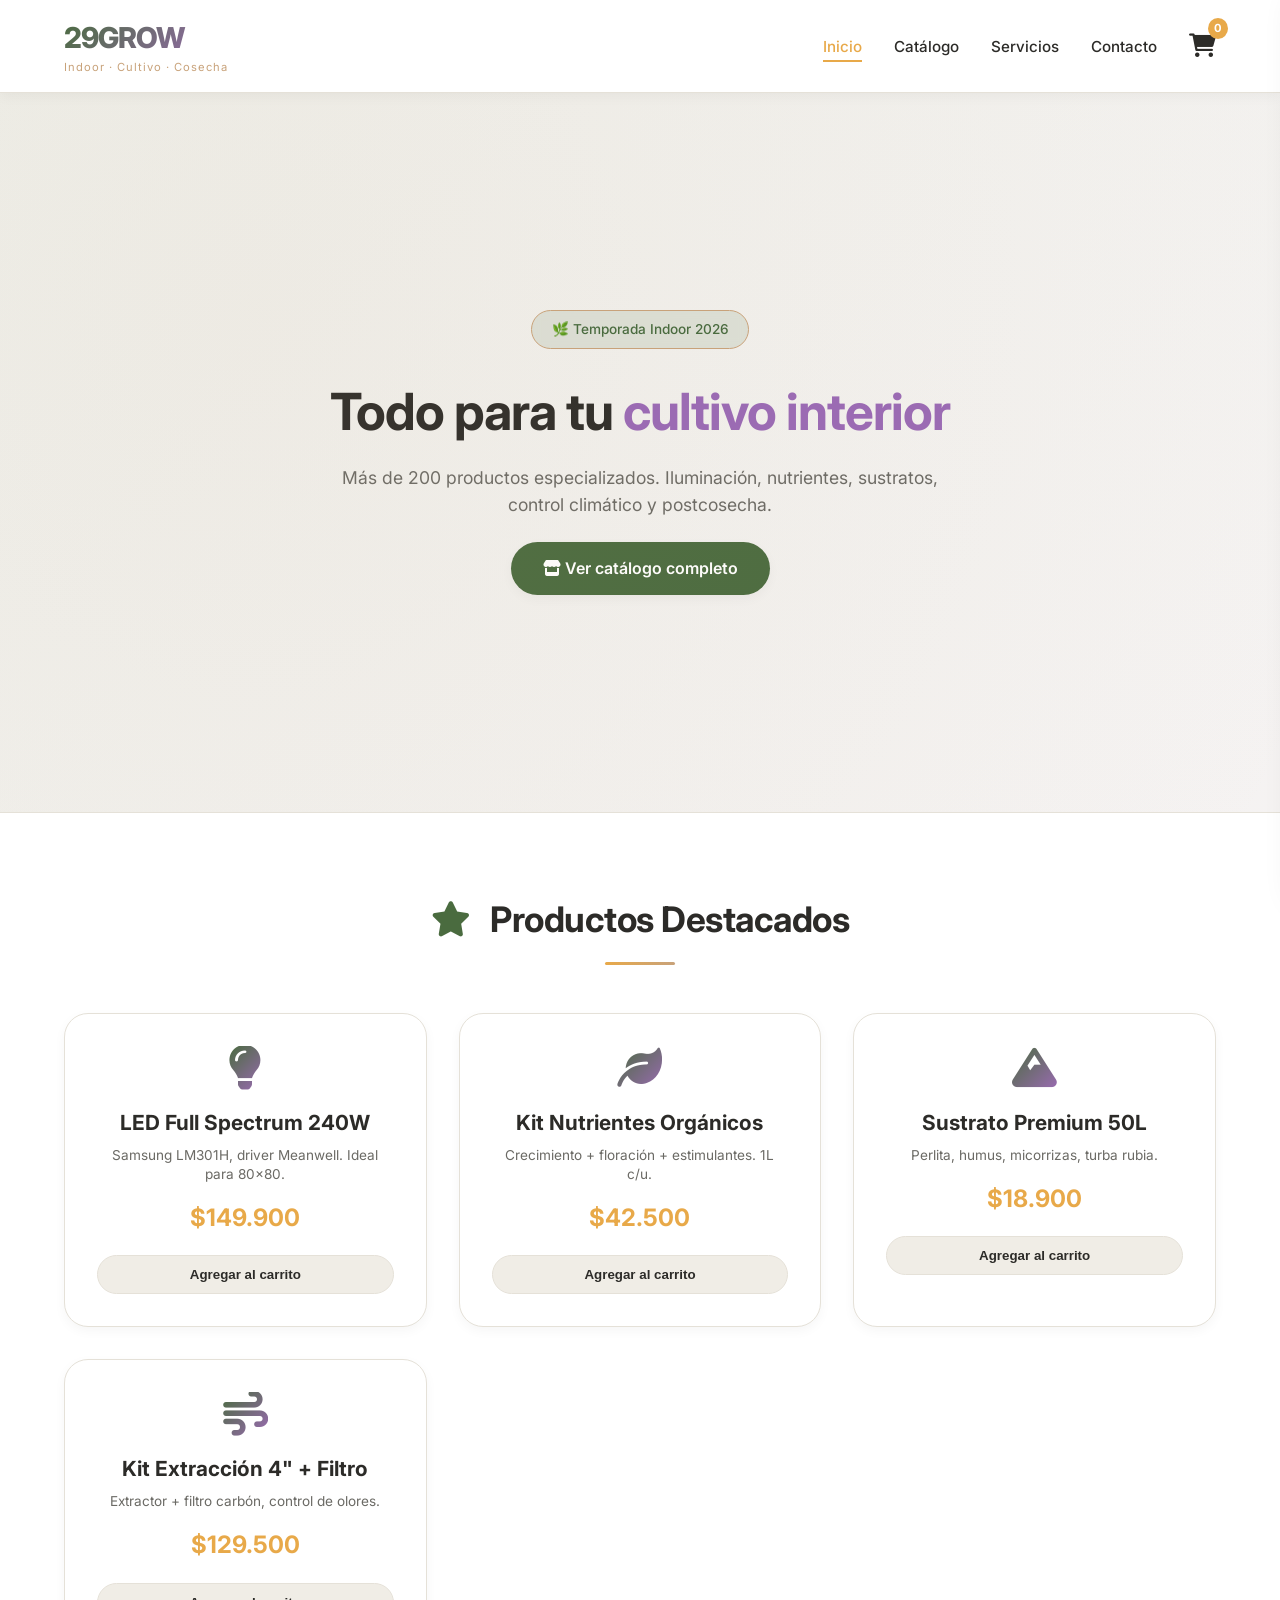
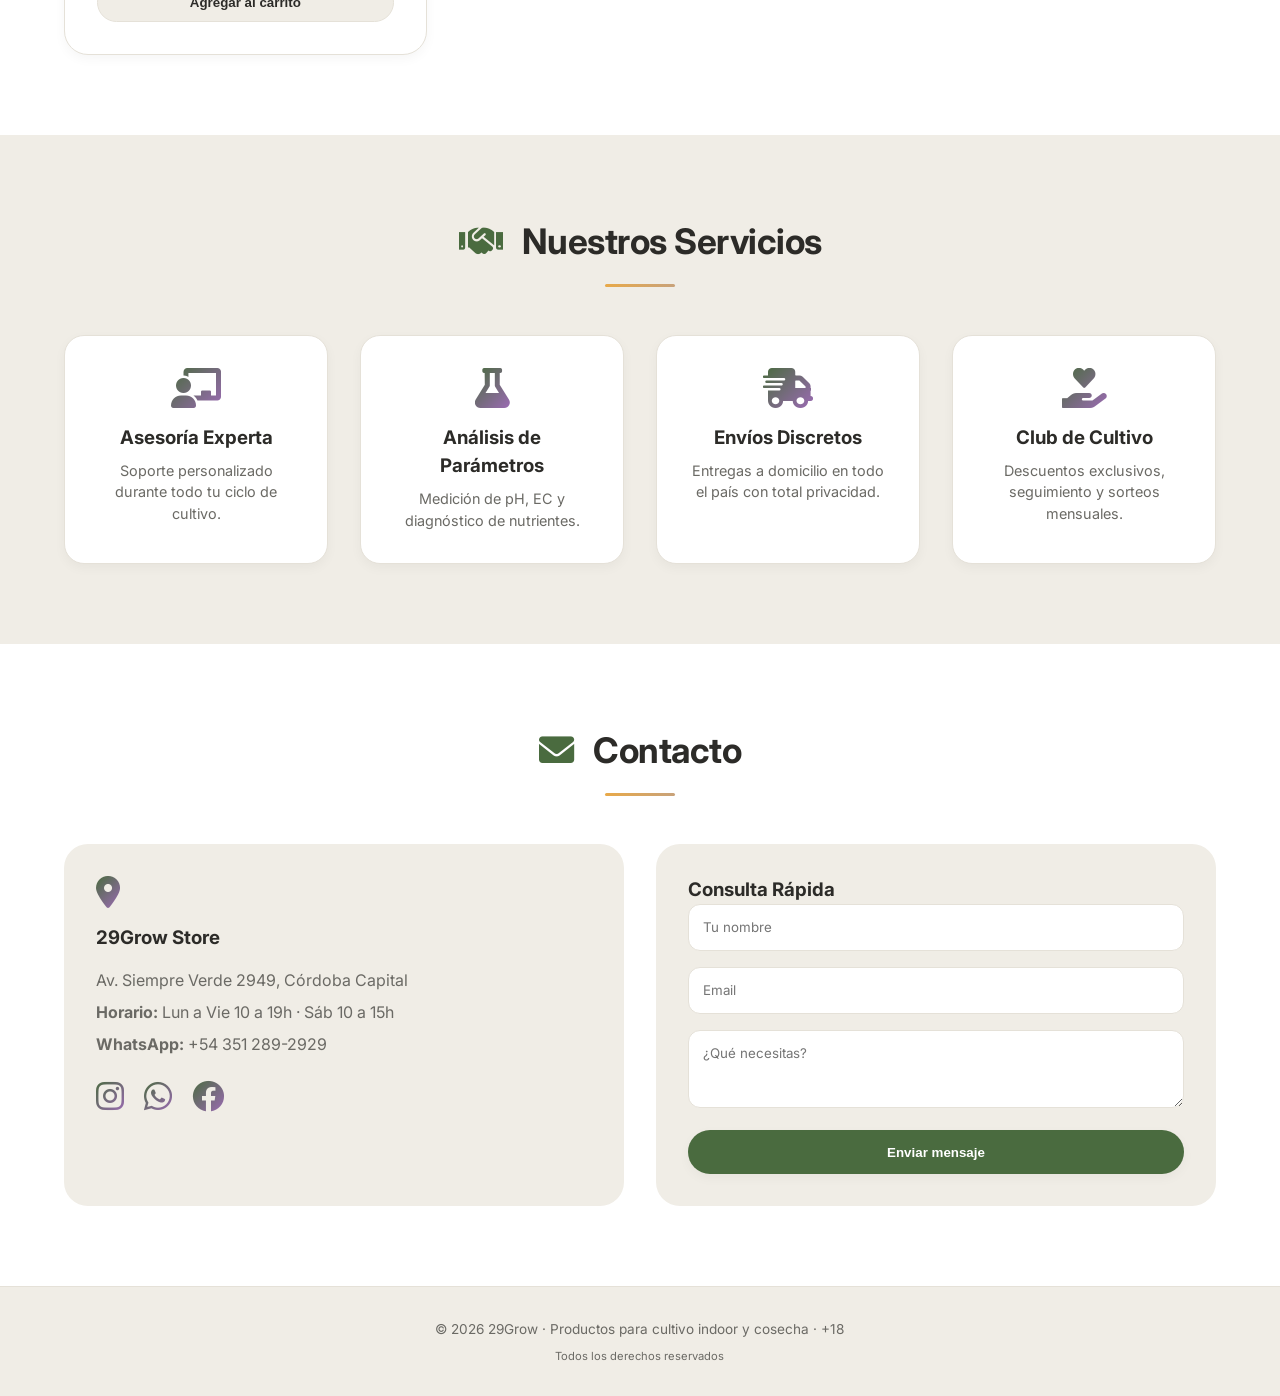
<file: index.html>
<!DOCTYPE html>
<html lang="es">
<head>
    <meta charset="UTF-8">
    <meta name="viewport" content="width=device-width, initial-scale=1.0, user-scalable=yes">
    <title>29Grow | Inicio - Indoor y Cosecha</title>
    <!-- Google Fonts + Font Awesome -->
    <link href="https://fonts.googleapis.com/css2?family=Inter:opsz,wght@14..32,300;14..32,400;14..32,500;14..32,600;14..32,700;14..32,800&display=swap" rel="stylesheet">
    <link rel="stylesheet" href="https://cdnjs.cloudflare.com/ajax/libs/font-awesome/6.0.0-beta3/css/all.min.css">
    <!-- CSS Principal -->
    <link rel="stylesheet" href="styles.css">
</head>
<body>

    <header>
        <div class="container">
            <div class="navbar">
                <div class="logo">
                    <h1>29GROW</h1>
                    <p>Indoor · Cultivo · Cosecha</p>
                </div>
                <div class="nav-wrapper">
                    <ul class="nav-links" id="navLinks">
                        <li><a href="index.html" class="active">Inicio</a></li>
                        <li><a href="catalogo.html">Catálogo</a></li>
                        <li><a href="#servicios">Servicios</a></li>
                        <li><a href="#contacto">Contacto</a></li>
                    </ul>
                    <div class="cart-icon-header" id="cartIconHeader">
                        <i class="fas fa-shopping-cart"></i>
                        <span class="cart-count" id="cartCount">0</span>
                    </div>
                    <div class="menu-icon" id="menuToggle">
                        <i class="fas fa-bars"></i>
                    </div>
                </div>
            </div>
        </div>
    </header>

    <!-- Sidebar del Carrito -->
    <div class="cart-sidebar" id="cartSidebar">
        <div class="cart-header">
            <h3><i class="fas fa-shopping-cart"></i> Tu carrito</h3>
            <button class="close-cart" id="closeCartBtn">&times;</button>
        </div>
        <div class="cart-items" id="cartItems">
            <p class="empty-cart-msg">🛒 El carrito está vacío</p>
        </div>
        <div class="cart-footer">
            <div class="cart-total">
                <span>Total:</span>
                <span id="cartTotal">$0</span>
            </div>
            <button class="btn-checkout" id="checkoutBtn">Finalizar compra</button>
        </div>
    </div>
    <div class="cart-overlay" id="cartOverlay"></div>

    <main>
        <!-- HERO -->
        <section id="inicio" class="hero">
            <div class="container">
                <div class="badge-grow">🌿 Temporada Indoor 2026</div>
                <h2>Todo para tu <span class="highlight">cultivo interior</span></h2>
                <p>Más de 200 productos especializados. Iluminación, nutrientes, sustratos, control climático y postcosecha.</p>
                <a href="catalogo.html" class="btn-grow"><i class="fas fa-store"></i> Ver catálogo completo</a>
            </div>
        </section>

        <!-- PRODUCTOS DESTACADOS -->
        <section id="destacados">
            <div class="container">
                <h2 class="section-title"><i class="fas fa-star"></i> Productos Destacados</h2>
                <div class="product-grid">
                    <!-- Producto 1 -->
                    <div class="product-card" data-id="1" data-nombre="LED Full Spectrum 240W" data-precio="149900" data-categoria="iluminacion">
                        <i class="fas fa-lightbulb"></i>
                        <h3>LED Full Spectrum 240W</h3>
                        <p>Samsung LM301H, driver Meanwell. Ideal para 80x80.</p>
                        <div class="price">$149.900</div>
                        <button class="btn-add-cart">Agregar al carrito</button>
                    </div>
                    <!-- Producto 2 -->
                    <div class="product-card" data-id="4" data-nombre="Kit Nutrientes Orgánicos" data-precio="42500" data-categoria="nutrientes">
                        <i class="fas fa-leaf"></i>
                        <h3>Kit Nutrientes Orgánicos</h3>
                        <p>Crecimiento + floración + estimulantes. 1L c/u.</p>
                        <div class="price">$42.500</div>
                        <button class="btn-add-cart">Agregar al carrito</button>
                    </div>
                    <!-- Producto 3 -->
                    <div class="product-card" data-id="7" data-nombre="Sustrato Premium 50L" data-precio="18900" data-categoria="sustratos">
                        <i class="fas fa-mountain"></i>
                        <h3>Sustrato Premium 50L</h3>
                        <p>Perlita, humus, micorrizas, turba rubia.</p>
                        <div class="price">$18.900</div>
                        <button class="btn-add-cart">Agregar al carrito</button>
                    </div>
                    <!-- Producto 4 -->
                    <div class="product-card" data-id="10" data-nombre="Kit Extracción 4' + Filtro" data-precio="129500" data-categoria="climatizacion">
                        <i class="fas fa-wind"></i>
                        <h3>Kit Extracción 4" + Filtro</h3>
                        <p>Extractor + filtro carbón, control de olores.</p>
                        <div class="price">$129.500</div>
                        <button class="btn-add-cart">Agregar al carrito</button>
                    </div>
                </div>
            </div>
        </section>

        <!-- SERVICIOS -->
        <section id="servicios">
            <div class="container">
                <h2 class="section-title"><i class="fas fa-handshake"></i> Nuestros Servicios</h2>
                <div class="services-flex">
                    <div class="service-item">
                        <i class="fas fa-chalkboard-user"></i>
                        <h3>Asesoría Experta</h3>
                        <p>Soporte personalizado durante todo tu ciclo de cultivo.</p>
                    </div>
                    <div class="service-item">
                        <i class="fas fa-flask"></i>
                        <h3>Análisis de Parámetros</h3>
                        <p>Medición de pH, EC y diagnóstico de nutrientes.</p>
                    </div>
                    <div class="service-item">
                        <i class="fas fa-truck-fast"></i>
                        <h3>Envíos Discretos</h3>
                        <p>Entregas a domicilio en todo el país con total privacidad.</p>
                    </div>
                    <div class="service-item">
                        <i class="fas fa-hand-holding-heart"></i>
                        <h3>Club de Cultivo</h3>
                        <p>Descuentos exclusivos, seguimiento y sorteos mensuales.</p>
                    </div>
                </div>
            </div>
        </section>

        <!-- CONTACTO -->
        <section id="contacto">
            <div class="container">
                <h2 class="section-title"><i class="fas fa-envelope"></i> Contacto</h2>
                <div class="contacto-wrapper">
                    <div class="contacto-info">
                        <i class="fas fa-map-marker-alt"></i>
                        <h3>29Grow Store</h3>
                        <p>Av. Siempre Verde 2949, Córdoba Capital</p>
                        <p><strong>Horario:</strong> Lun a Vie 10 a 19h · Sáb 10 a 15h</p>
                        <p><strong>WhatsApp:</strong> +54 351 289-2929</p>
                        <div class="redes-sociales">
                            <a href="#"><i class="fab fa-instagram"></i></a>
                            <a href="#"><i class="fab fa-whatsapp"></i></a>
                            <a href="#"><i class="fab fa-facebook"></i></a>
                        </div>
                    </div>
                    <div class="contacto-form">
                        <h3>Consulta Rápida</h3>
                        <input type="text" placeholder="Tu nombre" id="contactNombre">
                        <input type="email" placeholder="Email" id="contactEmail">
                        <textarea rows="3" placeholder="¿Qué necesitas?" id="contactMensaje"></textarea>
                        <button class="btn-grow" id="enviarConsulta">Enviar mensaje</button>
                    </div>
                </div>
            </div>
        </section>
    </main>

    <footer>
        <div class="container">
            <p>© 2026 29Grow · Productos para cultivo indoor y cosecha · +18</p>
            <p style="font-size: 0.7rem; margin-top: 8px;">Todos los derechos reservados</p>
        </div>
    </footer>

    <script src="script.js"></script>
</body>
</html>
</file>
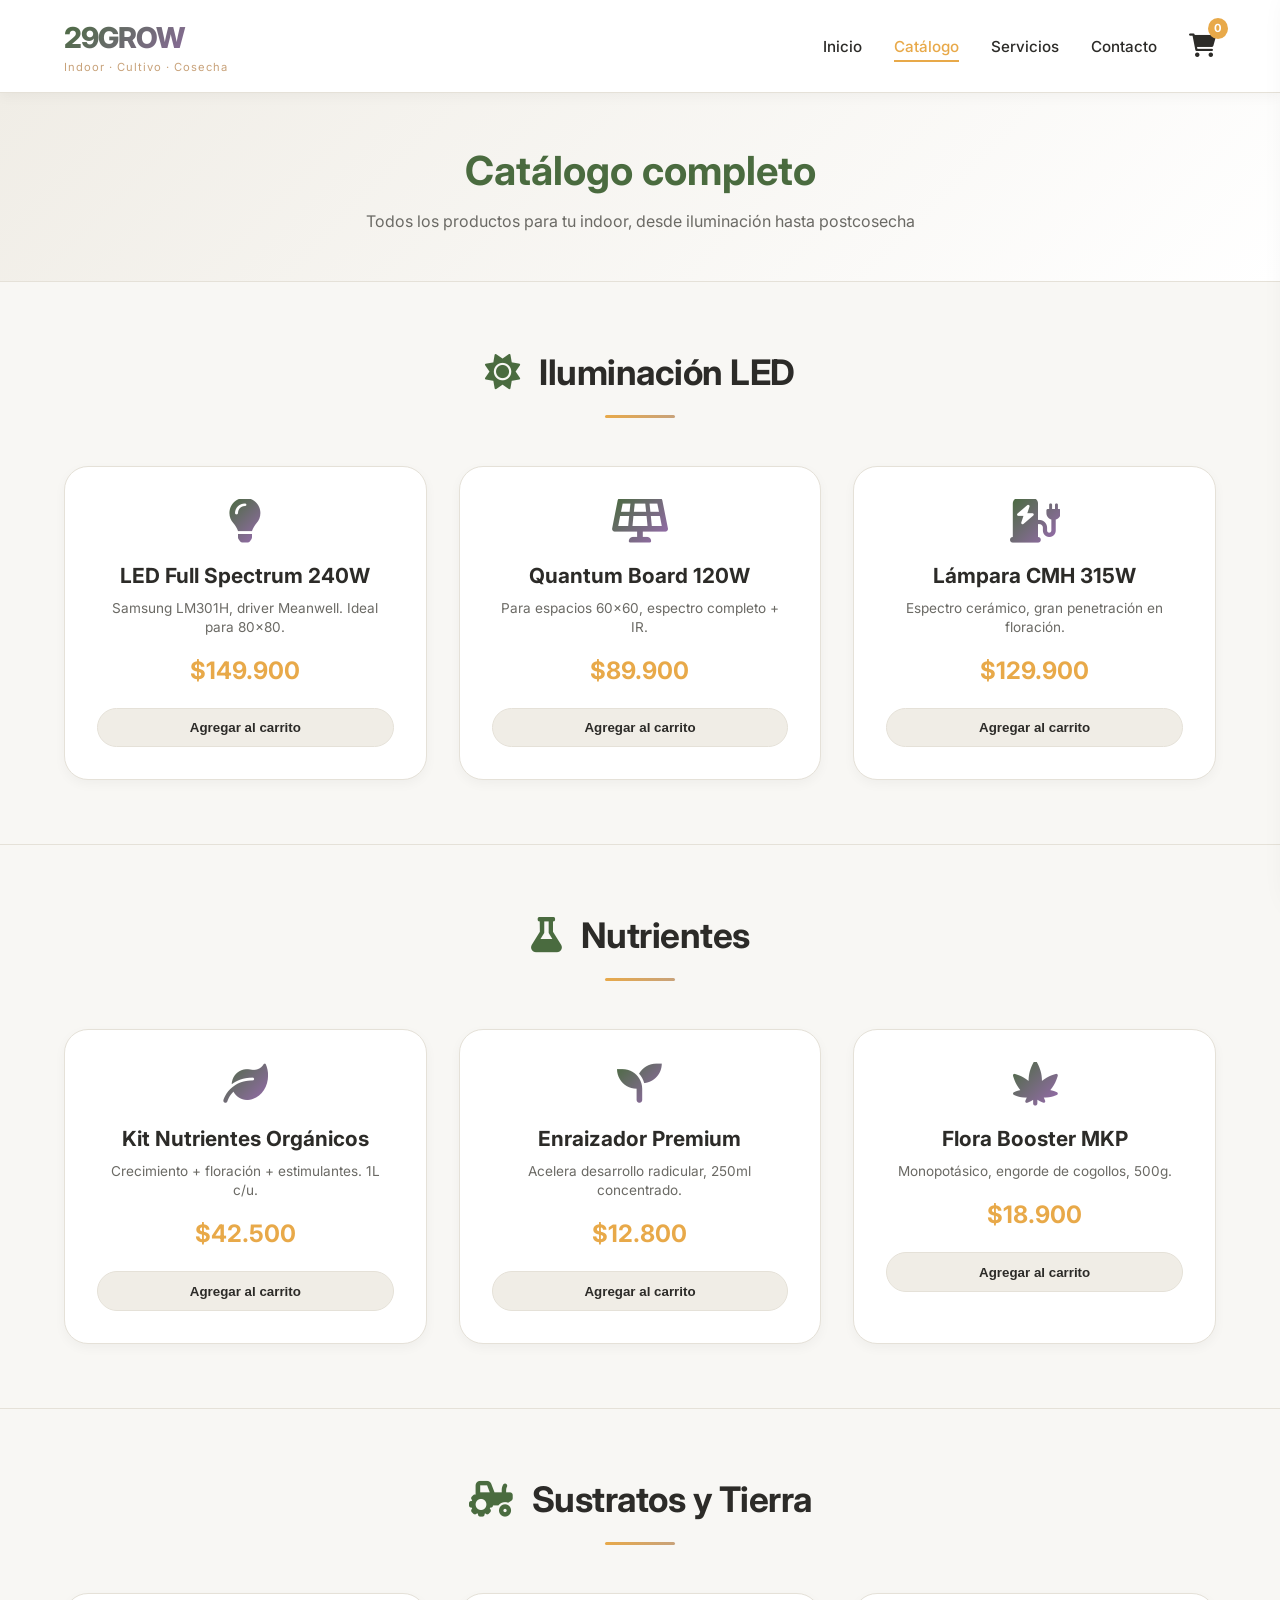
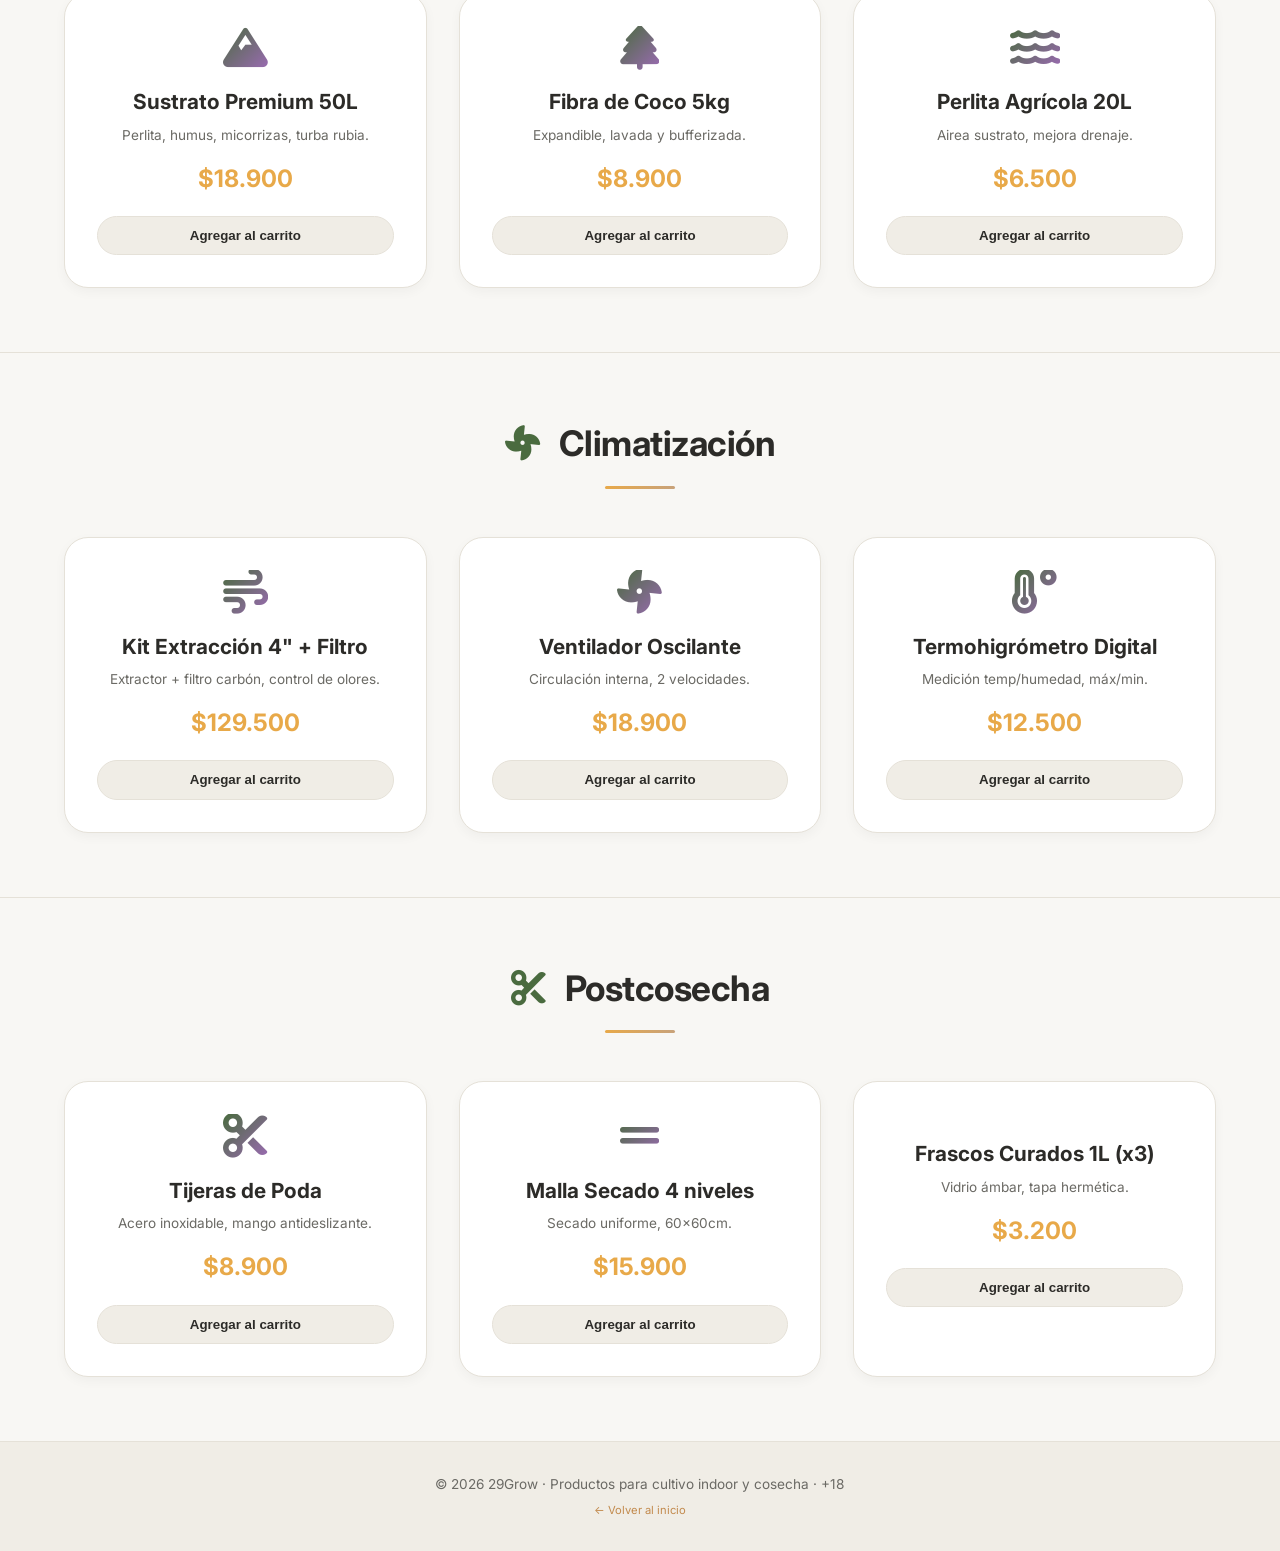
<file: catalogo.html>
<!DOCTYPE html>
<html lang="es">
<head>
    <meta charset="UTF-8">
    <meta name="viewport" content="width=device-width, initial-scale=1.0, user-scalable=yes">
    <title>29Grow | Catálogo Indoor y Cosecha</title>
    <!-- Google Fonts + Font Awesome -->
    <link href="https://fonts.googleapis.com/css2?family=Inter:opsz,wght@14..32,300;14..32,400;14..32,500;14..32,600;14..32,700;14..32,800&display=swap" rel="stylesheet">
    <link rel="stylesheet" href="https://cdnjs.cloudflare.com/ajax/libs/font-awesome/6.0.0-beta3/css/all.min.css">
    <!-- CSS Principal -->
    <link rel="stylesheet" href="styles.css">
</head>
<body>

    <header>
        <div class="container">
            <div class="navbar">
                <div class="logo">
                    <h1>29GROW</h1>
                    <p>Indoor · Cultivo · Cosecha</p>
                </div>
                <div class="nav-wrapper">
                    <ul class="nav-links" id="navLinks">
                        <li><a href="index.html">Inicio</a></li>
                        <li><a href="catalogo.html" class="active">Catálogo</a></li>
                        <li><a href="index.html#servicios">Servicios</a></li>
                        <li><a href="index.html#contacto">Contacto</a></li>
                    </ul>
                    <div class="cart-icon-header" id="cartIconHeader">
                        <i class="fas fa-shopping-cart"></i>
                        <span class="cart-count" id="cartCount">0</span>
                    </div>
                    <div class="menu-icon" id="menuToggle">
                        <i class="fas fa-bars"></i>
                    </div>
                </div>
            </div>
        </div>
    </header>

    <!-- Sidebar del Carrito -->
    <div class="cart-sidebar" id="cartSidebar">
        <div class="cart-header">
            <h3><i class="fas fa-shopping-cart"></i> Tu carrito</h3>
            <button class="close-cart" id="closeCartBtn">&times;</button>
        </div>
        <div class="cart-items" id="cartItems">
            <p class="empty-cart-msg">🛒 El carrito está vacío</p>
        </div>
        <div class="cart-footer">
            <div class="cart-total">
                <span>Total:</span>
                <span id="cartTotal">$0</span>
            </div>
            <button class="btn-checkout" id="checkoutBtn">Finalizar compra</button>
        </div>
    </div>
    <div class="cart-overlay" id="cartOverlay"></div>

    <main>
        <!-- Hero Catálogo -->
        <section class="hero-catalogo">
            <div class="container">
                <h1>Catálogo completo</h1>
                <p>Todos los productos para tu indoor, desde iluminación hasta postcosecha</p>
            </div>
        </section>

        <!-- ========== SECCIÓN ILUMINACIÓN ========== -->
        <section id="iluminacion" class="categoria-seccion">
            <div class="container">
                <h2 class="section-title"><i class="fas fa-sun"></i> Iluminación LED</h2>
                <div class="product-grid">
                    <div class="product-card" data-id="1" data-nombre="LED Full Spectrum 240W" data-precio="149900" data-categoria="iluminacion">
                        <i class="fas fa-lightbulb"></i>
                        <h3>LED Full Spectrum 240W</h3>
                        <p>Samsung LM301H, driver Meanwell. Ideal para 80x80.</p>
                        <div class="price">$149.900</div>
                        <button class="btn-add-cart">Agregar al carrito</button>
                    </div>
                    <div class="product-card" data-id="2" data-nombre="LED Quantum Board 120W" data-precio="89900" data-categoria="iluminacion">
                        <i class="fas fa-solar-panel"></i>
                        <h3>Quantum Board 120W</h3>
                        <p>Para espacios 60x60, espectro completo + IR.</p>
                        <div class="price">$89.900</div>
                        <button class="btn-add-cart">Agregar al carrito</button>
                    </div>
                    <div class="product-card" data-id="3" data-nombre="Lámpara CMH 315W" data-precio="129900" data-categoria="iluminacion">
                        <i class="fas fa-charging-station"></i>
                        <h3>Lámpara CMH 315W</h3>
                        <p>Espectro cerámico, gran penetración en floración.</p>
                        <div class="price">$129.900</div>
                        <button class="btn-add-cart">Agregar al carrito</button>
                    </div>
                </div>
            </div>
        </section>

        <!-- ========== SECCIÓN NUTRIENTES ========== -->
        <section id="nutrientes" class="categoria-seccion">
            <div class="container">
                <h2 class="section-title"><i class="fas fa-flask"></i> Nutrientes</h2>
                <div class="product-grid">
                    <div class="product-card" data-id="4" data-nombre="Kit Nutrientes Orgánicos" data-precio="42500" data-categoria="nutrientes">
                        <i class="fas fa-leaf"></i>
                        <h3>Kit Nutrientes Orgánicos</h3>
                        <p>Crecimiento + floración + estimulantes. 1L c/u.</p>
                        <div class="price">$42.500</div>
                        <button class="btn-add-cart">Agregar al carrito</button>
                    </div>
                    <div class="product-card" data-id="5" data-nombre="Enraizador Premium" data-precio="12800" data-categoria="nutrientes">
                        <i class="fas fa-seedling"></i>
                        <h3>Enraizador Premium</h3>
                        <p>Acelera desarrollo radicular, 250ml concentrado.</p>
                        <div class="price">$12.800</div>
                        <button class="btn-add-cart">Agregar al carrito</button>
                    </div>
                    <div class="product-card" data-id="6" data-nombre="Flora Booster MKP" data-precio="18900" data-categoria="nutrientes">
                        <i class="fas fa-cannabis"></i>
                        <h3>Flora Booster MKP</h3>
                        <p>Monopotásico, engorde de cogollos, 500g.</p>
                        <div class="price">$18.900</div>
                        <button class="btn-add-cart">Agregar al carrito</button>
                    </div>
                </div>
            </div>
        </section>

        <!-- ========== SECCIÓN SUSTRATOS ========== -->
        <section id="sustratos" class="categoria-seccion">
            <div class="container">
                <h2 class="section-title"><i class="fas fa-tractor"></i> Sustratos y Tierra</h2>
                <div class="product-grid">
                    <div class="product-card" data-id="7" data-nombre="Sustrato Premium 50L" data-precio="18900" data-categoria="sustratos">
                        <i class="fas fa-mountain"></i>
                        <h3>Sustrato Premium 50L</h3>
                        <p>Perlita, humus, micorrizas, turba rubia.</p>
                        <div class="price">$18.900</div>
                        <button class="btn-add-cart">Agregar al carrito</button>
                    </div>
                    <div class="product-card" data-id="8" data-nombre="Fibra de Coco 5kg" data-precio="8900" data-categoria="sustratos">
                        <i class="fas fa-tree"></i>
                        <h3>Fibra de Coco 5kg</h3>
                        <p>Expandible, lavada y bufferizada.</p>
                        <div class="price">$8.900</div>
                        <button class="btn-add-cart">Agregar al carrito</button>
                    </div>
                    <div class="product-card" data-id="9" data-nombre="Perlita Agrícola 20L" data-precio="6500" data-categoria="sustratos">
                        <i class="fas fa-water"></i>
                        <h3>Perlita Agrícola 20L</h3>
                        <p>Airea sustrato, mejora drenaje.</p>
                        <div class="price">$6.500</div>
                        <button class="btn-add-cart">Agregar al carrito</button>
                    </div>
                </div>
            </div>
        </section>

        <!-- ========== SECCIÓN CLIMATIZACIÓN ========== -->
        <section id="climatizacion" class="categoria-seccion">
            <div class="container">
                <h2 class="section-title"><i class="fas fa-fan"></i> Climatización</h2>
                <div class="product-grid">
                    <div class="product-card" data-id="10" data-nombre="Kit Extracción 4' + Filtro" data-precio="129500" data-categoria="climatizacion">
                        <i class="fas fa-wind"></i>
                        <h3>Kit Extracción 4" + Filtro</h3>
                        <p>Extractor + filtro carbón, control de olores.</p>
                        <div class="price">$129.500</div>
                        <button class="btn-add-cart">Agregar al carrito</button>
                    </div>
                    <div class="product-card" data-id="11" data-nombre="Ventilador Oscilante 20cm" data-precio="18900" data-categoria="climatizacion">
                        <i class="fas fa-fan"></i>
                        <h3>Ventilador Oscilante</h3>
                        <p>Circulación interna, 2 velocidades.</p>
                        <div class="price">$18.900</div>
                        <button class="btn-add-cart">Agregar al carrito</button>
                    </div>
                    <div class="product-card" data-id="12" data-nombre="Termohigrómetro Digital" data-precio="12500" data-categoria="climatizacion">
                        <i class="fas fa-temperature-high"></i>
                        <h3>Termohigrómetro Digital</h3>
                        <p>Medición temp/humedad, máx/min.</p>
                        <div class="price">$12.500</div>
                        <button class="btn-add-cart">Agregar al carrito</button>
                    </div>
                </div>
            </div>
        </section>

        <!-- ========== SECCIÓN COSECHA ========== -->
        <section id="cosecha" class="categoria-seccion">
            <div class="container">
                <h2 class="section-title"><i class="fas fa-cut"></i> Postcosecha</h2>
                <div class="product-grid">
                    <div class="product-card" data-id="13" data-nombre="Tijeras de Poda Profesional" data-precio="8900" data-categoria="cosecha">
                        <i class="fas fa-cut"></i>
                        <h3>Tijeras de Poda</h3>
                        <p>Acero inoxidable, mango antideslizante.</p>
                        <div class="price">$8.900</div>
                        <button class="btn-add-cart">Agregar al carrito</button>
                    </div>
                    <div class="product-card" data-id="14" data-nombre="Malla Secado 4 niveles" data-precio="15900" data-categoria="cosecha">
                        <i class="fas fa-grip-lines"></i>
                        <h3>Malla Secado 4 niveles</h3>
                        <p>Secado uniforme, 60x60cm.</p>
                        <div class="price">$15.900</div>
                        <button class="btn-add-cart">Agregar al carrito</button>
                    </div>
                    <div class="product-card" data-id="15" data-nombre="Frascos Curados 1L (x3)" data-precio="3200" data-categoria="cosecha">
                        <i class="fas fa-jar"></i>
                        <h3>Frascos Curados 1L (x3)</h3>
                        <p>Vidrio ámbar, tapa hermética.</p>
                        <div class="price">$3.200</div>
                        <button class="btn-add-cart">Agregar al carrito</button>
                    </div>
                </div>
            </div>
        </section>
    </main>

    <footer>
        <div class="container">
            <p>© 2026 29Grow · Productos para cultivo indoor y cosecha · +18</p>
            <p style="font-size: 0.7rem; margin-top: 8px;"><a href="index.html" style="color: #c28a4d;">← Volver al inicio</a></p>
        </div>
    </footer>

    <script src="script.js"></script>
</body>
</html>
</file>
<file: styles.css>
/* ====================================
   RESET & BASE
==================================== */
* {
    margin: 0;
    padding: 0;
    box-sizing: border-box;
}

html {
    scroll-behavior: smooth;
}

/* ====================================
   PALETA DE COLORES 29GROW
   Basada en tu paleta original pero natural y profesional
==================================== */
:root {
    /* Colores principales de tu logo (versión natural) */
    --accent-purple: #9B6BB3;      /* Amethyst más suave */
    --accent-amber: #E8A949;       /* Amber Flame más natural */
    --green-forest: #4A6B3F;       /* Hunter Green más claro */
    --camel-soft: #C8A27A;         /* Camel más cálido */
    --grey-light: #E8E6E1;         /* Alabaster más natural */
    
    /* Fondos y texturas */
    --bg-light: #F8F7F4;           /* Fondo principal claro y cálido */
    --bg-card: #FFFFFF;             /* Tarjetas blancas */
    --bg-soft: #F0EDE6;             /* Fondo alternativo suave */
    
    /* Textos */
    --text-dark: #2C2B28;          /* Texto principal oscuro pero no negro */
    --text-muted: #6B6A65;         /* Texto secundario */
    --text-light: #F5F3EF;          /* Texto sobre fondos oscuros */
    
    /* Bordes y detalles */
    --border-soft: #E5E1D8;         /* Borde suave */
    --shadow-sm: 0 4px 12px rgba(0, 0, 0, 0.04);
    --shadow-md: 0 8px 24px rgba(0, 0, 0, 0.06);
    --shadow-hover: 0 12px 32px rgba(0, 0, 0, 0.1);
    
    /* Transiciones */
    --transition: all 0.3s ease;
}

body {
    font-family: 'Inter', sans-serif;
    background-color: var(--bg-light);
    color: var(--text-dark);
    line-height: 1.5;
}

.container {
    width: 90%;
    max-width: 1280px;
    margin: 0 auto;
}

/* ====================================
   SCROLLBAR (sutil)
==================================== */
::-webkit-scrollbar {
    width: 8px;
}
::-webkit-scrollbar-track {
    background: var(--bg-soft);
}
::-webkit-scrollbar-thumb {
    background: var(--camel-soft);
    border-radius: 10px;
}
::-webkit-scrollbar-thumb:hover {
    background: var(--green-forest);
}

/* ====================================
   TIPOGRAFÍA
==================================== */
.section-title {
    font-size: 2.2rem;
    font-weight: 700;
    text-align: center;
    margin-bottom: 3rem;
    color: var(--text-dark);
    letter-spacing: -0.5px;
}
.section-title i {
    color: var(--green-forest);
    margin-right: 12px;
}
.section-title::after {
    content: '';
    display: block;
    width: 70px;
    height: 3px;
    background: linear-gradient(90deg, var(--accent-amber), var(--camel-soft));
    margin: 16px auto 0;
    border-radius: 4px;
}

/* ====================================
   HEADER Y NAVEGACIÓN
==================================== */
header {
    position: sticky;
    top: 0;
    z-index: 100;
    background: rgba(255, 255, 255, 0.98);
    backdrop-filter: blur(10px);
    border-bottom: 1px solid var(--border-soft);
    box-shadow: var(--shadow-sm);
}

.navbar {
    display: flex;
    justify-content: space-between;
    align-items: center;
    padding: 1rem 0;
    flex-wrap: wrap;
    gap: 1rem;
}

.logo {
    flex-shrink: 0;
}

.logo h1 {
    font-size: 1.8rem;
    font-weight: 800;
    background: linear-gradient(135deg, var(--green-forest), var(--accent-purple));
    background-clip: text;
    -webkit-background-clip: text;
    color: transparent;
    letter-spacing: -1px;
}

.logo p {
    font-size: 0.7rem;
    color: var(--camel-soft);
    letter-spacing: 1px;
}

.nav-wrapper {
    display: flex;
    align-items: center;
    gap: 2rem;
}

.nav-links {
    display: flex;
    gap: 2rem;
    list-style: none;
}

.nav-links a {
    text-decoration: none;
    color: var(--text-dark);
    font-weight: 500;
    transition: var(--transition);
    font-size: 0.95rem;
    position: relative;
}

.nav-links a::after {
    content: '';
    position: absolute;
    bottom: -6px;
    left: 0;
    width: 0%;
    height: 2px;
    background: var(--accent-amber);
    transition: var(--transition);
}

.nav-links a:hover::after,
.nav-links a.active::after {
    width: 100%;
}

.nav-links a:hover,
.nav-links a.active {
    color: var(--accent-amber);
}

/* Cart icon */
.cart-icon-header {
    position: relative;
    cursor: pointer;
    font-size: 1.5rem;
    color: var(--text-dark);
    transition: var(--transition);
}
.cart-icon-header:hover {
    color: var(--accent-amber);
    transform: scale(1.05);
}
.cart-count {
    position: absolute;
    top: -10px;
    right: -12px;
    background: var(--accent-amber);
    color: white;
    font-size: 0.7rem;
    font-weight: bold;
    padding: 2px 6px;
    border-radius: 50%;
    min-width: 20px;
    text-align: center;
}

.menu-icon {
    display: none;
    font-size: 1.6rem;
    cursor: pointer;
    color: var(--text-dark);
}

/* ====================================
   HERO PRINCIPAL
==================================== */
.hero {
    min-height: 80vh;
    display: flex;
    align-items: center;
    text-align: center;
    background: linear-gradient(135deg, rgba(74, 107, 63, 0.05), rgba(155, 107, 179, 0.03)),
                url('https://images.unsplash.com/photo-1582284540020-8acbe03f4924?q=80&w=2070&auto=format');
    background-size: cover;
    background-position: center;
    position: relative;
    border-bottom: 1px solid var(--border-soft);
}

.hero::before {
    content: '';
    position: absolute;
    top: 0;
    left: 0;
    width: 100%;
    height: 100%;
    background: radial-gradient(circle at 20% 30%, rgba(200, 162, 122, 0.08), transparent);
    pointer-events: none;
}

.badge-grow {
    display: inline-block;
    background: rgba(74, 107, 63, 0.12);
    border: 1px solid var(--camel-soft);
    padding: 0.5rem 1.2rem;
    border-radius: 50px;
    font-size: 0.85rem;
    margin-bottom: 1.5rem;
    color: var(--green-forest);
    font-weight: 500;
    backdrop-filter: blur(4px);
}

.hero h2 {
    font-size: 3.2rem;
    margin-bottom: 1rem;
    color: var(--text-dark);
    letter-spacing: -1px;
}
.highlight {
    color: var(--accent-purple);
    position: relative;
    display: inline-block;
}
.hero p {
    max-width: 600px;
    margin: 0 auto;
    color: var(--text-muted);
    font-size: 1.1rem;
}

/* Hero Catálogo (para catalogo.html) */
.hero-catalogo {
    padding: 3rem 0;
    text-align: center;
    background: linear-gradient(135deg, var(--bg-soft), white);
    border-bottom: 1px solid var(--border-soft);
}
.hero-catalogo h1 {
    font-size: 2.5rem;
    color: var(--green-forest);
    margin-bottom: 0.5rem;
}
.hero-catalogo p {
    color: var(--text-muted);
}

/* ====================================
   BOTONES
==================================== */
.btn-grow {
    display: inline-block;
    background: var(--green-forest);
    color: white;
    font-weight: 600;
    padding: 0.9rem 2rem;
    border-radius: 50px;
    text-decoration: none;
    margin-top: 1.5rem;
    transition: var(--transition);
    border: none;
    cursor: pointer;
    box-shadow: var(--shadow-sm);
}
.btn-grow:hover {
    background: var(--accent-purple);
    transform: translateY(-3px);
    box-shadow: var(--shadow-md);
}

/* ====================================
   PRODUCTOS DESTACADOS
==================================== */
#destacados {
    padding: 5rem 0;
    background: white;
}

.product-grid {
    display: grid;
    grid-template-columns: repeat(auto-fit, minmax(280px, 1fr));
    gap: 2rem;
}

.product-card {
    background: var(--bg-card);
    border-radius: 24px;
    padding: 2rem;
    text-align: center;
    transition: var(--transition);
    box-shadow: var(--shadow-sm);
    border: 1px solid var(--border-soft);
    position: relative;
    overflow: hidden;
}

.product-card::before {
    content: '';
    position: absolute;
    top: 0;
    left: 0;
    width: 100%;
    height: 4px;
    background: linear-gradient(90deg, var(--green-forest), var(--accent-amber));
    transform: scaleX(0);
    transition: var(--transition);
    transform-origin: left;
}

.product-card:hover::before {
    transform: scaleX(1);
}

.product-card:hover {
    transform: translateY(-6px);
    box-shadow: var(--shadow-hover);
    border-color: var(--camel-soft);
}

.product-card i {
    font-size: 2.8rem;
    background: linear-gradient(135deg, var(--green-forest), var(--accent-purple));
    background-clip: text;
    -webkit-background-clip: text;
    color: transparent;
    margin-bottom: 1rem;
}

.product-card h3 {
    font-size: 1.3rem;
    margin-bottom: 0.5rem;
    color: var(--text-dark);
}

.product-card p {
    color: var(--text-muted);
    font-size: 0.85rem;
    margin-bottom: 1rem;
    line-height: 1.4;
}

.price {
    font-size: 1.5rem;
    font-weight: 700;
    color: var(--accent-amber);
    margin-bottom: 1.2rem;
}

.btn-add-cart {
    background: var(--bg-soft);
    border: 1px solid var(--border-soft);
    color: var(--text-dark);
    padding: 0.7rem 1.2rem;
    border-radius: 40px;
    font-weight: 600;
    cursor: pointer;
    transition: var(--transition);
    width: 100%;
}

.btn-add-cart:hover {
    background: var(--green-forest);
    color: white;
    border-color: var(--green-forest);
}

/* ====================================
   SERVICIOS
==================================== */
#servicios {
    padding: 5rem 0;
    background: var(--bg-soft);
}

.services-flex {
    display: grid;
    grid-template-columns: repeat(auto-fit, minmax(250px, 1fr));
    gap: 2rem;
}

.service-item {
    background: var(--bg-card);
    padding: 2rem;
    border-radius: 20px;
    text-align: center;
    transition: var(--transition);
    box-shadow: var(--shadow-sm);
    border: 1px solid var(--border-soft);
}

.service-item:hover {
    transform: translateY(-4px);
    box-shadow: var(--shadow-md);
    border-color: var(--camel-soft);
}

.service-item i {
    font-size: 2.5rem;
    background: linear-gradient(135deg, var(--green-forest), var(--accent-purple));
    background-clip: text;
    -webkit-background-clip: text;
    color: transparent;
    margin-bottom: 1rem;
}

.service-item h3 {
    margin-bottom: 0.5rem;
    color: var(--text-dark);
}

.service-item p {
    color: var(--text-muted);
    font-size: 0.9rem;
}

/* ====================================
   CONTACTO
==================================== */
#contacto {
    padding: 5rem 0;
    background: white;
}

.contacto-wrapper {
    display: flex;
    flex-wrap: wrap;
    gap: 2rem;
}
.contacto-info, .contacto-form {
    flex: 1;
    background: var(--bg-soft);
    padding: 2rem;
    border-radius: 24px;
    transition: var(--transition);
}
.contacto-info:hover, .contacto-form:hover {
    box-shadow: var(--shadow-md);
}
.contacto-info i {
    font-size: 2rem;
    background: linear-gradient(135deg, var(--green-forest), var(--accent-purple));
    background-clip: text;
    -webkit-background-clip: text;
    color: transparent;
    margin-bottom: 1rem;
}
.contacto-info h3 {
    margin-bottom: 1rem;
    color: var(--text-dark);
}
.contacto-info p {
    margin: 0.5rem 0;
    color: var(--text-muted);
}
.contacto-form input, 
.contacto-form textarea {
    width: 100%;
    padding: 0.9rem;
    margin-bottom: 1rem;
    background: white;
    border: 1px solid var(--border-soft);
    border-radius: 12px;
    color: var(--text-dark);
    font-family: inherit;
    transition: var(--transition);
}
.contacto-form input:focus, 
.contacto-form textarea:focus {
    outline: none;
    border-color: var(--accent-amber);
    box-shadow: 0 0 0 3px rgba(232, 169, 73, 0.1);
}
.contacto-form .btn-grow {
    width: 100%;
    margin-top: 0;
}
.redes-sociales {
    margin-top: 1.5rem;
}
.redes-sociales a {
    color: var(--text-muted);
    font-size: 1.6rem;
    margin-right: 1rem;
    transition: var(--transition);
    display: inline-block;
}
.redes-sociales a:hover {
    color: var(--accent-amber);
    transform: translateY(-3px);
}

/* ====================================
   CARRITO SIDEBAR
==================================== */
.cart-sidebar {
    position: fixed;
    top: 0;
    right: -400px;
    width: 380px;
    height: 100vh;
    background: white;
    border-left: 1px solid var(--border-soft);
    z-index: 1001;
    display: flex;
    flex-direction: column;
    transition: right 0.3s ease;
    box-shadow: -5px 0 30px rgba(0, 0, 0, 0.1);
}
.cart-sidebar.open {
    right: 0;
}
.cart-header {
    display: flex;
    justify-content: space-between;
    align-items: center;
    padding: 1.5rem;
    border-bottom: 1px solid var(--border-soft);
    background: var(--bg-soft);
}
.cart-header h3 {
    color: var(--text-dark);
    font-size: 1.3rem;
}
.cart-header h3 i {
    color: var(--accent-amber);
    margin-right: 8px;
}
.close-cart {
    background: none;
    border: none;
    font-size: 1.8rem;
    cursor: pointer;
    color: var(--text-muted);
    transition: var(--transition);
}
.close-cart:hover {
    color: var(--accent-amber);
}
.cart-items {
    flex: 1;
    overflow-y: auto;
    padding: 1rem;
}
.empty-cart-msg {
    text-align: center;
    color: var(--text-muted);
    padding: 2rem;
}
.cart-item {
    display: flex;
    justify-content: space-between;
    align-items: center;
    padding: 1rem;
    border-bottom: 1px solid var(--border-soft);
}
.cart-item-info h4 {
    font-size: 0.9rem;
    margin-bottom: 4px;
    color: var(--text-dark);
}
.cart-item-info p {
    color: var(--accent-amber);
    font-weight: bold;
    font-size: 0.85rem;
}
.cart-item-actions {
    display: flex;
    align-items: center;
    gap: 8px;
}
.cart-item-actions button {
    background: var(--bg-soft);
    border: 1px solid var(--border-soft);
    color: var(--text-dark);
    width: 28px;
    height: 28px;
    border-radius: 8px;
    cursor: pointer;
    font-weight: bold;
    transition: var(--transition);
}
.cart-item-actions button:hover {
    background: var(--green-forest);
    color: white;
    border-color: var(--green-forest);
}
.cart-item-actions span {
    font-weight: 600;
    min-width: 24px;
    text-align: center;
}
.remove-item {
    background: none;
    border: none;
    color: #c94a4a;
    cursor: pointer;
    font-size: 1rem;
    transition: var(--transition);
    padding: 4px;
}
.remove-item:hover {
    color: #e65c5c;
    transform: scale(1.1);
}
.cart-footer {
    padding: 1.5rem;
    border-top: 1px solid var(--border-soft);
    background: var(--bg-soft);
}
.cart-total {
    display: flex;
    justify-content: space-between;
    font-size: 1.3rem;
    font-weight: 700;
    margin-bottom: 1rem;
    color: var(--text-dark);
}
.btn-checkout {
    width: 100%;
    padding: 1rem;
    background: var(--green-forest);
    border: none;
    border-radius: 50px;
    font-weight: bold;
    cursor: pointer;
    transition: var(--transition);
    color: white;
}
.btn-checkout:hover {
    background: var(--accent-purple);
    transform: translateY(-2px);
}
.cart-overlay {
    position: fixed;
    top: 0;
    left: 0;
    width: 100%;
    height: 100%;
    background: rgba(0, 0, 0, 0.4);
    z-index: 1000;
    display: none;
}
.cart-overlay.active {
    display: block;
}

/* ====================================
   FOOTER
==================================== */
footer {
    background: var(--bg-soft);
    text-align: center;
    padding: 2rem;
    font-size: 0.85rem;
    border-top: 1px solid var(--border-soft);
    color: var(--text-muted);
}
footer a {
    color: var(--green-forest);
    text-decoration: none;
    transition: var(--transition);
}
footer a:hover {
    color: var(--accent-amber);
}

/* ====================================
   MODAL PROFESIONAL DE CONFIRMACIÓN
==================================== */
.custom-confirm-modal {
    position: fixed;
    top: 0;
    left: 0;
    width: 100%;
    height: 100%;
    background: rgba(0, 0, 0, 0.6);
    display: flex;
    align-items: center;
    justify-content: center;
    z-index: 2000;
    backdrop-filter: blur(4px);
}

.custom-confirm-content {
    background: white;
    border-radius: 24px;
    width: 90%;
    max-width: 400px;
    overflow: hidden;
    animation: modalFadeIn 0.3s ease;
    box-shadow: 0 20px 40px rgba(0, 0, 0, 0.2);
}

.custom-confirm-content.exito {
    border-top: 4px solid #25D366;
}

.custom-confirm-header {
    padding: 1.2rem 1.5rem;
    background: var(--bg-soft);
    border-bottom: 1px solid var(--border-soft);
}

.custom-confirm-header h3 {
    color: var(--text-dark);
    font-size: 1.2rem;
    display: flex;
    align-items: center;
    gap: 8px;
}

.custom-confirm-header h3 i {
    font-size: 1.3rem;
}

.custom-confirm-header h3 i.fa-check-circle {
    color: #25D366;
}

.custom-confirm-header h3 i.fa-question-circle {
    color: var(--accent-amber);
}

.exito-header {
    background: rgba(37, 211, 102, 0.1);
}

.exito-header h3 i {
    color: #25D366;
}

.custom-confirm-body {
    padding: 1.5rem;
    text-align: center;
}

.custom-confirm-body p {
    color: var(--text-dark);
    font-size: 0.95rem;
    line-height: 1.5;
}

.custom-confirm-footer {
    display: flex;
    gap: 1rem;
    padding: 1rem 1.5rem 1.5rem;
    background: white;
}

.confirm-btn-cancel {
    flex: 1;
    padding: 0.8rem;
    background: var(--bg-light);
    border: 1px solid var(--border-soft);
    border-radius: 40px;
    font-weight: 600;
    cursor: pointer;
    transition: var(--transition);
    color: var(--text-dark);
}

.confirm-btn-cancel:hover {
    background: var(--border-soft);
}

.confirm-btn-accept {
    flex: 1;
    padding: 0.8rem;
    background: var(--green-forest);
    border: none;
    border-radius: 40px;
    font-weight: 600;
    cursor: pointer;
    transition: var(--transition);
    color: white;
}

.confirm-btn-accept:hover {
    background: var(--accent-purple);
    transform: translateY(-2px);
}

/* ====================================
   MODAL DE CHECKOUT
==================================== */
.checkout-modal {
    position: fixed;
    top: 0;
    left: 0;
    width: 100%;
    height: 100%;
    background: rgba(0, 0, 0, 0.6);
    display: flex;
    align-items: center;
    justify-content: center;
    z-index: 2000;
    backdrop-filter: blur(4px);
}

.checkout-modal-content {
    background: white;
    border-radius: 24px;
    width: 90%;
    max-width: 500px;
    max-height: 85vh;
    overflow-y: auto;
    box-shadow: 0 20px 40px rgba(0, 0, 0, 0.2);
    animation: modalFadeIn 0.3s ease;
}

@keyframes modalFadeIn {
    from {
        opacity: 0;
        transform: translateY(-20px);
    }
    to {
        opacity: 1;
        transform: translateY(0);
    }
}

.checkout-modal-header {
    display: flex;
    justify-content: space-between;
    align-items: center;
    padding: 1.2rem 1.5rem;
    border-bottom: 1px solid var(--border-soft);
    background: var(--bg-soft);
    border-radius: 24px 24px 0 0;
}

.checkout-modal-header h3 {
    color: var(--text-dark);
    font-size: 1.2rem;
}

.checkout-modal-header h3 i {
    color: var(--accent-amber);
    margin-right: 8px;
}

.close-modal-btn {
    background: none;
    border: none;
    font-size: 1.8rem;
    cursor: pointer;
    color: var(--text-muted);
    transition: var(--transition);
    padding: 0;
    line-height: 1;
}

.close-modal-btn:hover {
    color: var(--accent-amber);
}

.checkout-modal-body {
    padding: 1.5rem;
}

.form-group {
    margin-bottom: 1.2rem;
}

.form-group label {
    display: block;
    margin-bottom: 0.5rem;
    font-weight: 600;
    color: var(--text-dark);
    font-size: 0.9rem;
}

.form-group input,
.form-group select,
.form-group textarea {
    width: 100%;
    padding: 0.8rem;
    border: 1px solid var(--border-soft);
    border-radius: 12px;
    font-family: inherit;
    font-size: 0.9rem;
    transition: var(--transition);
    background: white;
}

.form-group input:focus,
.form-group select:focus,
.form-group textarea:focus {
    outline: none;
    border-color: var(--accent-amber);
    box-shadow: 0 0 0 3px rgba(232, 169, 73, 0.1);
}

.form-group textarea {
    resize: vertical;
}

.checkout-modal-footer {
    display: flex;
    gap: 1rem;
    padding: 1.2rem 1.5rem;
    border-top: 1px solid var(--border-soft);
    background: var(--bg-soft);
    border-radius: 0 0 24px 24px;
}

.btn-cancelar {
    flex: 1;
    padding: 0.8rem;
    background: var(--bg-light);
    border: 1px solid var(--border-soft);
    border-radius: 40px;
    font-weight: 600;
    cursor: pointer;
    transition: var(--transition);
    color: var(--text-dark);
}

.btn-cancelar:hover {
    background: var(--border-soft);
}

.btn-enviar-whatsapp {
    flex: 1;
    padding: 0.8rem;
    background: #25D366;
    border: none;
    border-radius: 40px;
    font-weight: 600;
    cursor: pointer;
    transition: var(--transition);
    color: white;
}

.btn-enviar-whatsapp:hover {
    background: #20b859;
    transform: translateY(-2px);
}

@media (max-width: 480px) {
    .checkout-modal-content,
    .custom-confirm-content {
        width: 95%;
    }
    
    .checkout-modal-footer,
    .custom-confirm-footer {
        flex-direction: column;
    }
}

/* ====================================
   CATEGORÍAS (para catalogo.html)
==================================== */
.categoria-seccion {
    padding: 4rem 0;
    border-bottom: 1px solid var(--border-soft);
}

.categoria-seccion:last-child {
    border-bottom: none;
}

/* ====================================
   RESPONSIVE
==================================== */
@media (max-width: 992px) {
    .hero h2 {
        font-size: 2.5rem;
    }
    .section-title {
        font-size: 2rem;
    }
}

@media (max-width: 768px) {
    .nav-wrapper {
        gap: 1rem;
    }
    
    .nav-links {
        display: none;
        position: absolute;
        top: 70px;
        left: 0;
        width: 100%;
        flex-direction: column;
        background: white;
        padding: 1.5rem;
        gap: 1rem;
        text-align: center;
        border-bottom: 1px solid var(--border-soft);
        box-shadow: var(--shadow-md);
    }
    .nav-links.active {
        display: flex;
    }
    .menu-icon {
        display: block;
    }
    .hero {
        min-height: 60vh;
    }
    .hero h2 {
        font-size: 2rem;
    }
    .hero p {
        font-size: 1rem;
    }
    .section-title {
        font-size: 1.6rem;
        margin-bottom: 2rem;
    }
    .cart-sidebar {
        width: 90%;
        right: -90%;
    }
    .product-grid {
        gap: 1.5rem;
    }
    .product-card {
        padding: 1.5rem;
    }
    .services-flex {
        gap: 1.5rem;
    }
    .contacto-wrapper {
        flex-direction: column;
    }
}

@media (max-width: 480px) {
    .logo h1 {
        font-size: 1.4rem;
    }
    .hero h2 {
        font-size: 1.6rem;
    }
    .hero {
        min-height: 50vh;
    }
    .badge-grow {
        font-size: 0.7rem;
    }
    .section-title {
        font-size: 1.4rem;
    }
    .section-title i {
        font-size: 1.2rem;
    }
    .product-card h3 {
        font-size: 1.1rem;
    }
    .price {
        font-size: 1.2rem;
    }
    .btn-add-cart {
        padding: 0.6rem;
        font-size: 0.85rem;
    }
    .service-item {
        padding: 1.5rem;
    }
    .contacto-info, .contacto-form {
        padding: 1.5rem;
    }
}
</file>
